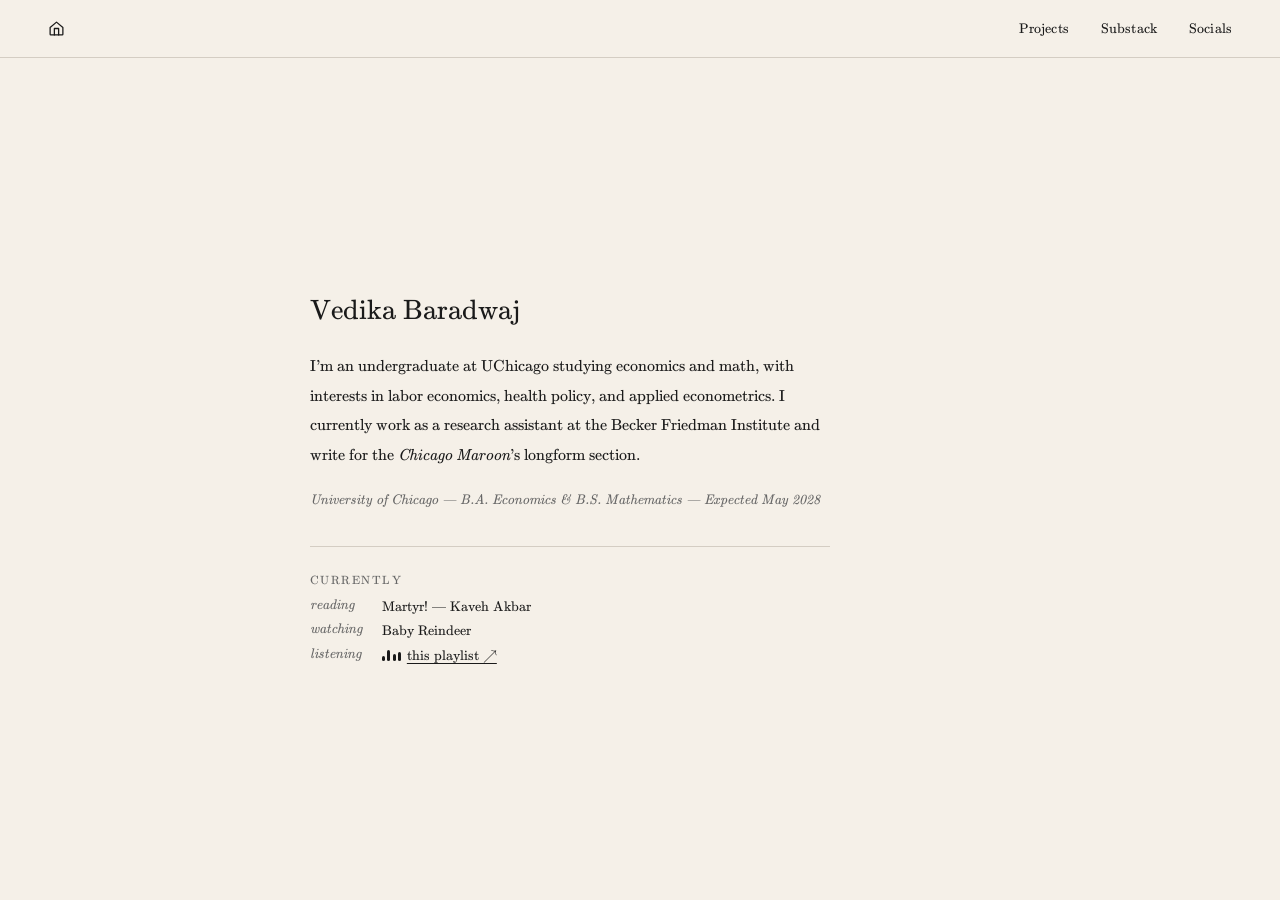
<file: index.html>
<!DOCTYPE html>
<html lang="en">
<head>
  <meta charset="UTF-8" />
  <meta name="viewport" content="width=device-width, initial-scale=1.0"/>
  <title>Vedika Baradwaj</title>
  <link rel="stylesheet" href="style.css">
</head>
<body>
  <header class="site-nav">
    <a href="index.html" class="nav-home" aria-label="Home">
      <svg width="17" height="17" viewBox="0 0 24 24" fill="none" stroke="currentColor" stroke-width="1.8" stroke-linecap="round" stroke-linejoin="round" aria-hidden="true">
        <path d="M3 10.5L12 3l9 7.5V20a1 1 0 01-1 1H4a1 1 0 01-1-1v-9.5z"/>
        <polyline points="9 21 9 12 15 12 15 21"/>
      </svg>
    </a>
    <ul class="nav-links">
      <li><a href="projects.html">Projects</a></li>
      <li><a href="https://vedikabaradwaj.substack.com" target="_blank">Substack</a></li>
      <li><a href="socials.html">Socials</a></li>
    </ul>
  </header>

  <div class="home-wrap">
    <div class="home-content">
      <h1 class="home-name">Vedika Baradwaj</h1>
      <p class="home-bio">
        I'm an undergraduate at UChicago studying economics and math,
        with interests in labor economics, health policy, and applied econometrics.
        I currently work as a research assistant at the Becker Friedman Institute
        and write for the <em>Chicago Maroon</em>'s longform section.
      </p>
      <p class="home-meta">
        University of Chicago &mdash; B.A. Economics &amp; B.S. Mathematics &mdash; Expected May 2028
      </p>

      <div class="currently">
        <p class="currently-label">currently</p>
        <div class="currently-items">
          <span class="currently-key">reading</span>
          <span class="currently-val">Martyr! &mdash; Kaveh Akbar</span>
          <span class="currently-key">watching</span>
          <span class="currently-val">Baby Reindeer</span>
          <span class="currently-key">listening</span>
          <span class="currently-val">
            <span class="music-bars" aria-hidden="true"><span></span><span></span><span></span><span></span></span><a href="https://open.spotify.com/playlist/0bAaVeqs4HW9XuQEkRzd8O?si=47898186f7764955" target="_blank">this playlist ↗</a>
          </span>
        </div>
      </div>
    </div>
  </div>
</body>
</html>
</file>
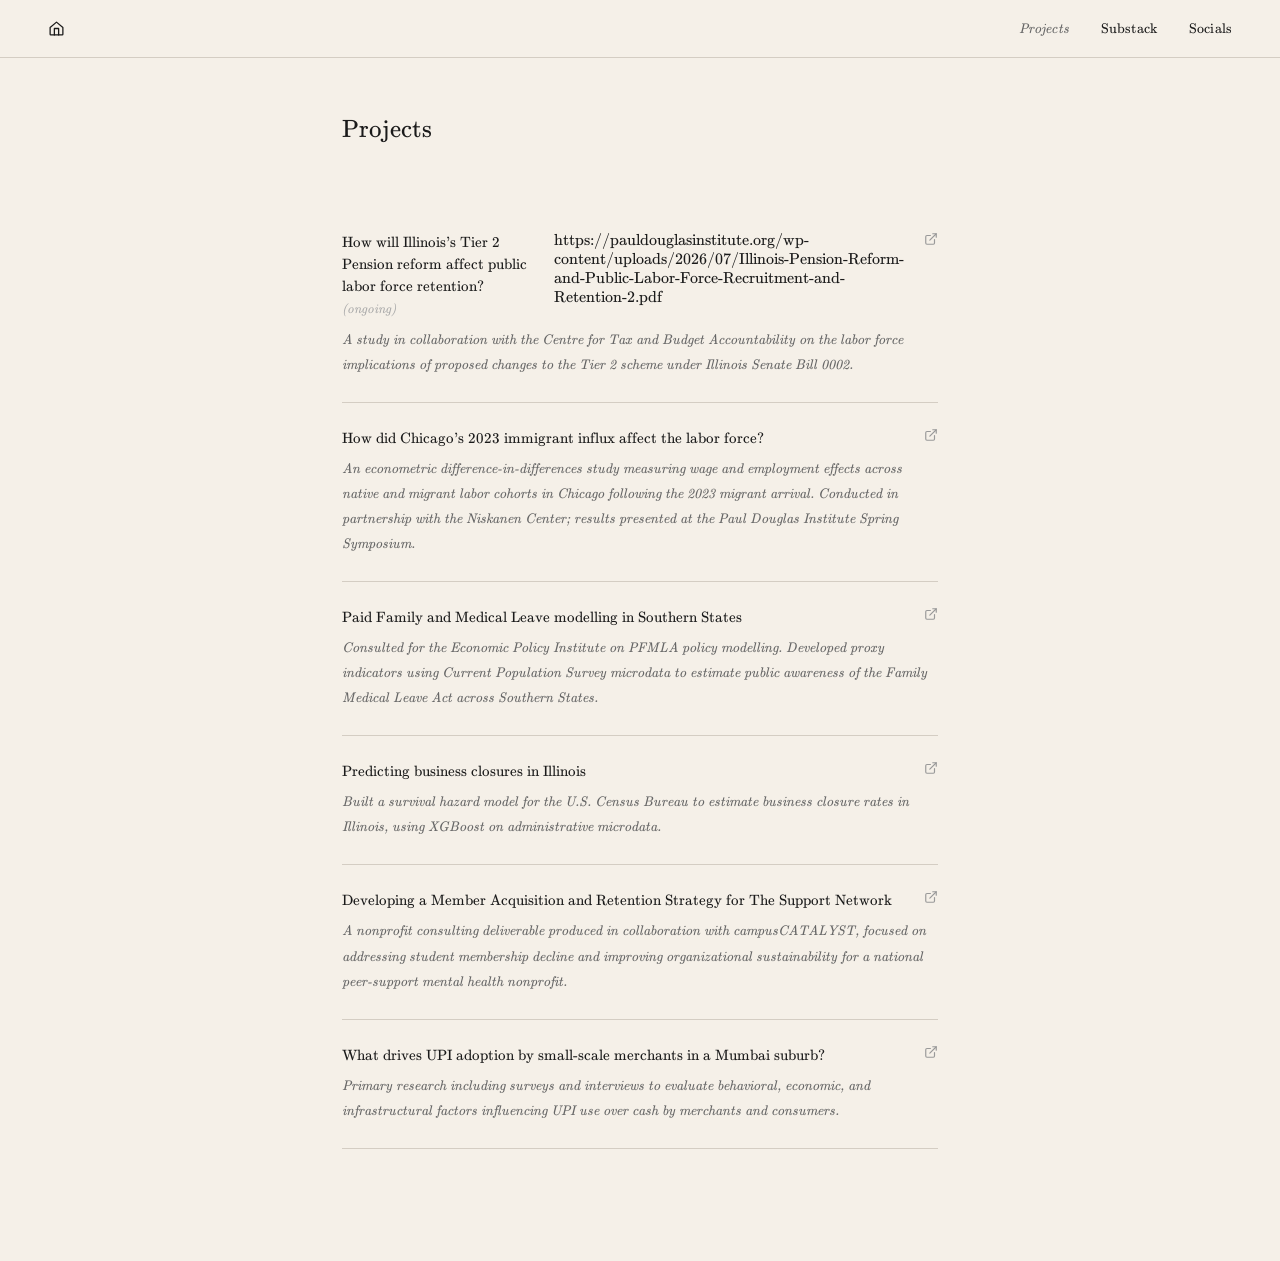
<file: projects.html>
<!DOCTYPE html>
<html lang="en">
<head>
  <meta charset="UTF-8" />
  <meta name="viewport" content="width=device-width, initial-scale=1.0"/>
  <title>Projects – Vedika Baradwaj</title>
  <link rel="stylesheet" href="style.css">
</head>
<body>
  <header class="site-nav">
    <a href="index.html" class="nav-home" aria-label="Home">
      <svg width="17" height="17" viewBox="0 0 24 24" fill="none" stroke="currentColor" stroke-width="1.8" stroke-linecap="round" stroke-linejoin="round" aria-hidden="true">
        <path d="M3 10.5L12 3l9 7.5V20a1 1 0 01-1 1H4a1 1 0 01-1-1v-9.5z"/>
        <polyline points="9 21 9 12 15 12 15 21"/>
      </svg>
    </a>
    <ul class="nav-links">
      <li><a href="projects.html" class="current">Projects</a></li>
      <li><a href="https://vedikabaradwaj.substack.com" target="_blank">Substack</a></li>
      <li><a href="socials.html">Socials</a></li>
    </ul>
  </header>

  <main class="page-wrap">
    <h1 class="page-title">Projects</h1>

    <div class="project-item">
      <div class="project-header">
        <span class="project-title">How will Illinois's Tier 2 Pension reform affect public labor force retention? <em style="font-size:0.85em; color:#aaa;">(ongoing)</em></span>
        https://pauldouglasinstitute.org/wp-content/uploads/2026/07/Illinois-Pension-Reform-and-Public-Labor-Force-Recruitment-and-Retention-2.pdf 
        <a href="#" class="project-link" target="_blank" aria-label="View project">
          <svg width="14" height="14" viewBox="0 0 24 24" fill="none" stroke="currentColor" stroke-width="2" stroke-linecap="round" stroke-linejoin="round"><path d="M18 13v6a2 2 0 01-2 2H5a2 2 0 01-2-2V8a2 2 0 012-2h6"/><polyline points="15 3 21 3 21 9"/><line x1="10" y1="14" x2="21" y2="3"/></svg>
        </a>
      </div>
      <p class="project-desc">A study in collaboration with the Centre for Tax and Budget Accountability on the labor force implications of proposed changes to the Tier 2 scheme under Illinois Senate Bill 0002.</p>
    </div>

    <div class="project-item">
      <div class="project-header">
        <span class="project-title">How did Chicago's 2023 immigrant influx affect the labor force?</span>
        <!-- Replace # with link when available -->
        <a href="#" class="project-link" target="_blank" aria-label="View project">
          <svg width="14" height="14" viewBox="0 0 24 24" fill="none" stroke="currentColor" stroke-width="2" stroke-linecap="round" stroke-linejoin="round"><path d="M18 13v6a2 2 0 01-2 2H5a2 2 0 01-2-2V8a2 2 0 012-2h6"/><polyline points="15 3 21 3 21 9"/><line x1="10" y1="14" x2="21" y2="3"/></svg>
        </a>
      </div>
      <p class="project-desc">An econometric difference-in-differences study measuring wage and employment effects across native and migrant labor cohorts in Chicago following the 2023 migrant arrival. Conducted in partnership with the Niskanen Center; results presented at the Paul Douglas Institute Spring Symposium.</p>
    </div>

    <div class="project-item">
      <div class="project-header">
        <span class="project-title">Paid Family and Medical Leave modelling in Southern States</span>
        <!-- Replace # with link when available -->
        <a href="#" class="project-link" target="_blank" aria-label="View project">
          <svg width="14" height="14" viewBox="0 0 24 24" fill="none" stroke="currentColor" stroke-width="2" stroke-linecap="round" stroke-linejoin="round"><path d="M18 13v6a2 2 0 01-2 2H5a2 2 0 01-2-2V8a2 2 0 012-2h6"/><polyline points="15 3 21 3 21 9"/><line x1="10" y1="14" x2="21" y2="3"/></svg>
        </a>
      </div>
      <p class="project-desc">Consulted for the Economic Policy Institute on PFMLA policy modelling. Developed proxy indicators using Current Population Survey microdata to estimate public awareness of the Family Medical Leave Act across Southern States.</p>
    </div>

    <div class="project-item">
      <div class="project-header">
        <span class="project-title">Predicting business closures in Illinois</span>
        <!-- Replace # with link when available -->
        <a href="#" class="project-link" target="_blank" aria-label="View project">
          <svg width="14" height="14" viewBox="0 0 24 24" fill="none" stroke="currentColor" stroke-width="2" stroke-linecap="round" stroke-linejoin="round"><path d="M18 13v6a2 2 0 01-2 2H5a2 2 0 01-2-2V8a2 2 0 012-2h6"/><polyline points="15 3 21 3 21 9"/><line x1="10" y1="14" x2="21" y2="3"/></svg>
        </a>
      </div>
      <p class="project-desc">Built a survival hazard model for the U.S. Census Bureau to estimate business closure rates in Illinois, using XGBoost on administrative microdata.</p>
    </div>

    <div class="project-item">
      <div class="project-header">
        <span class="project-title">Developing a Member Acquisition and Retention Strategy for The Support Network</span>
        <!-- Replace # with link when available -->
        <a href="#" class="project-link" target="_blank" aria-label="View project">
          <svg width="14" height="14" viewBox="0 0 24 24" fill="none" stroke="currentColor" stroke-width="2" stroke-linecap="round" stroke-linejoin="round"><path d="M18 13v6a2 2 0 01-2 2H5a2 2 0 01-2-2V8a2 2 0 012-2h6"/><polyline points="15 3 21 3 21 9"/><line x1="10" y1="14" x2="21" y2="3"/></svg>
        </a>
      </div>
      <p class="project-desc">A nonprofit consulting deliverable produced in collaboration with campusCATALYST, focused on addressing student membership decline and improving organizational sustainability for a national peer-support mental health nonprofit.</p>
    </div>

    <div class="project-item">
      <div class="project-header">
        <span class="project-title">What drives UPI adoption by small-scale merchants in a Mumbai suburb?</span>
        <!-- Replace # with link when available -->
        <a href="#" class="project-link" target="_blank" aria-label="View project">
          <svg width="14" height="14" viewBox="0 0 24 24" fill="none" stroke="currentColor" stroke-width="2" stroke-linecap="round" stroke-linejoin="round"><path d="M18 13v6a2 2 0 01-2 2H5a2 2 0 01-2-2V8a2 2 0 012-2h6"/><polyline points="15 3 21 3 21 9"/><line x1="10" y1="14" x2="21" y2="3"/></svg>
        </a>
      </div>
      <p class="project-desc">Primary research including surveys and interviews to evaluate behavioral, economic, and infrastructural factors influencing UPI use over cash by merchants and consumers.</p>
    </div>

  </main>
</body>
</html>
</file>
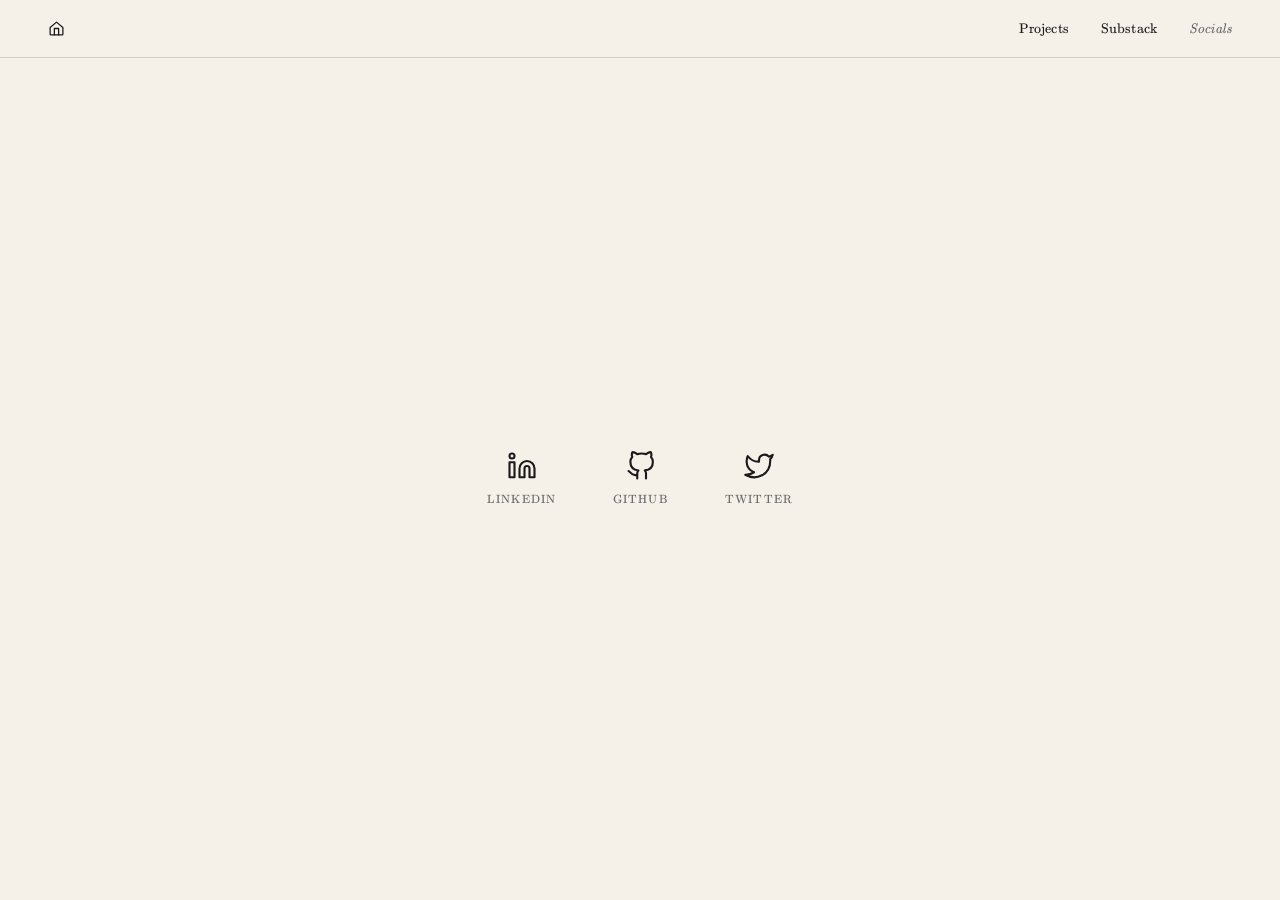
<file: socials.html>
<!DOCTYPE html>
<html lang="en">
<head>
  <meta charset="UTF-8" />
  <meta name="viewport" content="width=device-width, initial-scale=1.0"/>
  <title>Socials – Vedika Baradwaj</title>
  <link rel="stylesheet" href="style.css">
</head>
<body>
  <header class="site-nav">
    <a href="index.html" class="nav-home" aria-label="Home">
      <svg width="17" height="17" viewBox="0 0 24 24" fill="none" stroke="currentColor" stroke-width="1.8" stroke-linecap="round" stroke-linejoin="round" aria-hidden="true">
        <path d="M3 10.5L12 3l9 7.5V20a1 1 0 01-1 1H4a1 1 0 01-1-1v-9.5z"/>
        <polyline points="9 21 9 12 15 12 15 21"/>
      </svg>
    </a>
    <ul class="nav-links">
      <li><a href="projects.html">Projects</a></li>
      <li><a href="https://vedikabaradwaj.substack.com" target="_blank">Substack</a></li>
      <li><a href="socials.html" class="current">Socials</a></li>
    </ul>
  </header>

  <div class="socials-wrap">
    <div class="socials-grid">

      <!-- https://www.linkedin.com/in/vedikabaradwaj/?skipRedirect=true -->
      <a href="#" class="social-item" target="_blank" aria-label="LinkedIn">
        <svg width="30" height="30" viewBox="0 0 24 24" fill="none" stroke="currentColor" stroke-width="1.7" stroke-linecap="round" stroke-linejoin="round">
          <path d="M16 8a6 6 0 016 6v7h-4v-7a2 2 0 00-2-2 2 2 0 00-2 2v7h-4v-7a6 6 0 016-6z"/>
          <rect x="2" y="9" width="4" height="12"/>
          <circle cx="4" cy="4" r="2"/>
        </svg>
        <span class="social-label">LinkedIn</span>
      </a>

      <!-- https://github.com/vedikabar -->
      <a href="#" class="social-item" target="_blank" aria-label="GitHub">
        <svg width="30" height="30" viewBox="0 0 24 24" fill="none" stroke="currentColor" stroke-width="1.7" stroke-linecap="round" stroke-linejoin="round">
          <path d="M9 19c-5 1.5-5-2.5-7-3m14 6v-3.87a3.37 3.37 0 00-.94-2.61c3.14-.35 6.44-1.54 6.44-7A5.44 5.44 0 0020 4.77 5.07 5.07 0 0019.91 1S18.73.65 16 2.48a13.38 13.38 0 00-7 0C6.27.65 5.09 1 5.09 1A5.07 5.07 0 005 4.77a5.44 5.44 0 00-1.5 3.78c0 5.42 3.3 6.61 6.44 7A3.37 3.37 0 009 18.13V22"/>
        </svg>
        <span class="social-label">GitHub</span>
      </a>

      <!-- https://x.com/home -->
      <a href="#" class="social-item" target="_blank" aria-label="Twitter">
        <svg width="30" height="30" viewBox="0 0 24 24" fill="none" stroke="currentColor" stroke-width="1.7" stroke-linecap="round" stroke-linejoin="round">
          <path d="M23 3a10.9 10.9 0 01-3.14 1.53 4.48 4.48 0 00-7.86 3v1A10.66 10.66 0 013 4s-4 9 5 13a11.64 11.64 0 01-7 2c9 5 20 0 20-11.5a4.5 4.5 0 00-.08-.83A7.72 7.72 0 0023 3z"/>
        </svg>
        <span class="social-label">Twitter</span>
      </a>

    </div>
  </div>
</body>
</html>
</file>
<file: style.css>
/* ── Computer Modern (KaTeX_Main) — local ── */
@font-face {
  font-family: 'CMU';
  src: url('KaTeX_Main-Regular.woff2') format('woff2');
  font-weight: normal;
  font-style: normal;
}
@font-face {
  font-family: 'CMU';
  src: url('KaTeX_Main-Italic.woff2') format('woff2');
  font-weight: normal;
  font-style: italic;
}
@font-face {
  font-family: 'CMU';
  src: url('KaTeX_Main-Bold.woff2') format('woff2');
  font-weight: bold;
  font-style: normal;
}
@font-face {
  font-family: 'CMU';
  src: url('KaTeX_Main-BoldItalic.woff2') format('woff2');
  font-weight: bold;
  font-style: italic;
}

:root {
  --bg:      #f5f0e8;
  --ink:     #1a1a1a;
  --muted:   #666;
  --light:   #999;
  --rule:    1px solid #d4cdc3;
  --font:    'CMU', Georgia, serif;
  --nav-h:   58px;
  --max-w:   660px;
}

*, *::before, *::after { box-sizing: border-box; margin: 0; padding: 0; }

html { scroll-behavior: smooth; }

body {
  font-family: var(--font);
  background-color: var(--bg);
  color: var(--ink);
  -webkit-font-smoothing: antialiased;
  opacity: 0;
  animation: pageIn 0.55s ease 0.04s forwards;
}

@keyframes pageIn {
  from { opacity: 0; transform: translateY(7px); }
  to   { opacity: 1; transform: translateY(0); }
}

/* ── Top navigation ── */
.site-nav {
  position: fixed;
  top: 0; left: 0; right: 0;
  height: var(--nav-h);
  display: flex;
  align-items: center;
  justify-content: space-between;
  padding: 0 3em;
  background: var(--bg);
  border-bottom: var(--rule);
  z-index: 100;
}

.nav-home {
  display: flex;
  align-items: center;
  color: var(--ink);
  text-decoration: none;
  transition: color 0.2s;
}

.nav-home:hover { color: var(--muted); }

.nav-links {
  display: flex;
  gap: 2em;
  list-style: none;
}

.nav-links a {
  font-size: 0.87em;
  text-decoration: none;
  color: var(--ink);
  letter-spacing: 0.01em;
  transition: color 0.2s;
}

.nav-links a:hover { color: var(--muted); }

.nav-links a.current {
  color: var(--muted);
  font-style: italic;
  pointer-events: none;
}

/* ── Home page ── */
.home-wrap {
  min-height: 100vh;
  padding-top: var(--nav-h);
  display: flex;
  align-items: center;
  justify-content: flex-start;
  padding-left: max(3em, calc(50vw - var(--max-w) / 2));
  padding-right: 2em;
}

.home-content {
  max-width: 520px;
}

.home-name {
  font-size: 1.75em;
  font-weight: normal;
  margin-bottom: 0.85em;
  line-height: 1.25;
}

.home-bio {
  font-size: 1em;
  line-height: 1.85;
  color: var(--ink);
  margin-bottom: 1.4em;
}

.home-meta {
  font-size: 0.87em;
  color: var(--muted);
  font-style: italic;
}

/* ── Inner pages ── */
.page-wrap {
  max-width: var(--max-w);
  margin: 0 auto;
  padding: calc(var(--nav-h) + 3.5em) 2em 7em;
}

.page-title {
  font-weight: normal;
  font-size: 1.55em;
  margin-bottom: 2.5em;
}

/* ── Section headings ── */
.section-heading {
  font-size: 0.76em;
  font-weight: bold;
  letter-spacing: 0.13em;
  text-transform: uppercase;
  color: var(--muted);
  margin-top: 2.5em;
  margin-bottom: 0;
  padding-bottom: 0.5em;
  border-bottom: var(--rule);
}

/* ── Job entries ── */
.job {
  padding: 1.4em 0;
  border-bottom: var(--rule);
}

.job-header {
  display: flex;
  justify-content: space-between;
  align-items: baseline;
  flex-wrap: wrap;
  gap: 0.3em;
}

.job-org {
  font-weight: bold;
  font-size: 0.95em;
}

.job-location {
  font-size: 0.84em;
  color: var(--muted);
  font-style: italic;
}

.job-role-row {
  display: flex;
  justify-content: space-between;
  align-items: baseline;
  flex-wrap: wrap;
  margin-top: 0.15em;
  margin-bottom: 0.4em;
  gap: 0.3em;
}

.job-role {
  font-style: italic;
  font-size: 0.92em;
}

.job-dates {
  font-size: 0.84em;
  color: var(--muted);
  font-style: italic;
}

.job-desc {
  font-size: 0.91em;
  line-height: 1.72;
}

.job-desc ul {
  padding-left: 1.2em;
  margin-top: 0.2em;
}

.job-desc li { margin-bottom: 0.2em; }

/* ── Projects flat list ── */
.project-item {
  padding: 1.5em 0;
  border-bottom: var(--rule);
}

.project-item:first-child {
  border-top: var(--rule);
}

.project-header {
  display: flex;
  justify-content: space-between;
  align-items: flex-start;
  gap: 1.2em;
  margin-bottom: 0.5em;
}

.project-title {
  font-size: 0.95em;
  line-height: 1.45;
  color: var(--ink);
}

.project-link {
  flex-shrink: 0;
  color: var(--light);
  text-decoration: none;
  transition: color 0.2s, transform 0.2s;
  margin-top: 1px;
}

.project-link:hover {
  color: var(--ink);
  transform: translate(1px, -1px);
}

.project-desc {
  font-size: 0.88em;
  line-height: 1.78;
  color: var(--muted);
  font-style: italic;
}

/* ── Currently section ── */
.currently {
  margin-top: 2.4em;
  padding-top: 1.6em;
  border-top: var(--rule);
}

.currently-label {
  font-size: 0.75em;
  letter-spacing: 0.12em;
  text-transform: uppercase;
  color: var(--muted);
  margin-bottom: 0.85em;
}

.currently-items {
  display: grid;
  grid-template-columns: auto 1fr;
  gap: 0.45em 1.4em;
  font-size: 0.88em;
}

.currently-key {
  color: var(--muted);
  font-style: italic;
}

.currently-val {
  color: var(--ink);
}

.currently-val a {
  color: var(--ink);
  text-decoration: underline;
  text-decoration-color: var(--rule);
  text-underline-offset: 3px;
  transition: color 0.2s, text-decoration-color 0.2s;
}

.currently-val a:hover {
  color: var(--muted);
  text-decoration-color: var(--muted);
}

/* ── Animated music bars ── */
.music-bars {
  display: inline-flex;
  align-items: flex-end;
  gap: 2.5px;
  height: 11px;
  margin-right: 0.4em;
  vertical-align: middle;
  position: relative;
  top: -1px;
}

.music-bars span {
  display: block;
  width: 3px;
  border-radius: 2px;
  background: var(--ink);
  transform-origin: bottom;
  animation: musicBar 1s ease-in-out infinite alternate;
}

.music-bars span:nth-child(1) { height: 5px;  animation-duration: 0.85s; }
.music-bars span:nth-child(2) { height: 11px; animation-duration: 1.1s;  animation-delay: 0.12s; }
.music-bars span:nth-child(3) { height: 7px;  animation-duration: 0.75s; animation-delay: 0.28s; }
.music-bars span:nth-child(4) { height: 9px;  animation-duration: 1.0s;  animation-delay: 0.05s; }

@keyframes musicBar {
  from { transform: scaleY(0.2); }
  to   { transform: scaleY(1); }
}

/* ── Socials page ── */
.socials-wrap {
  min-height: 100vh;
  padding-top: var(--nav-h);
  display: flex;
  align-items: center;
  justify-content: center;
  padding-left: 2em;
  padding-right: 2em;
}

.socials-grid {
  display: flex;
  gap: 3.5em;
  flex-wrap: wrap;
  justify-content: center;
}

.social-item {
  display: flex;
  flex-direction: column;
  align-items: center;
  gap: 0.65em;
  text-decoration: none;
  color: var(--ink);
  transition: color 0.2s, transform 0.22s;
}

.social-item:hover {
  color: var(--muted);
  transform: translateY(-4px);
}

.social-item svg {
  display: block;
}

.social-label {
  font-size: 0.75em;
  letter-spacing: 0.1em;
  text-transform: uppercase;
  color: var(--muted);
  transition: color 0.2s;
}

.social-item:hover .social-label {
  color: var(--light);
}

/* ── Responsive ── */
@media (max-width: 700px) {
  .site-nav { padding: 0 1.5em; }
  .nav-links { gap: 1.3em; }

  .home-wrap {
    padding-left: 1.5em;
    padding-right: 1.5em;
    align-items: flex-start;
    padding-top: calc(var(--nav-h) + 3em);
  }

  .page-wrap { padding-left: 1.5em; padding-right: 1.5em; }

  .job-header,
  .job-role-row { flex-direction: column; gap: 0.1em; }
}
</file>
